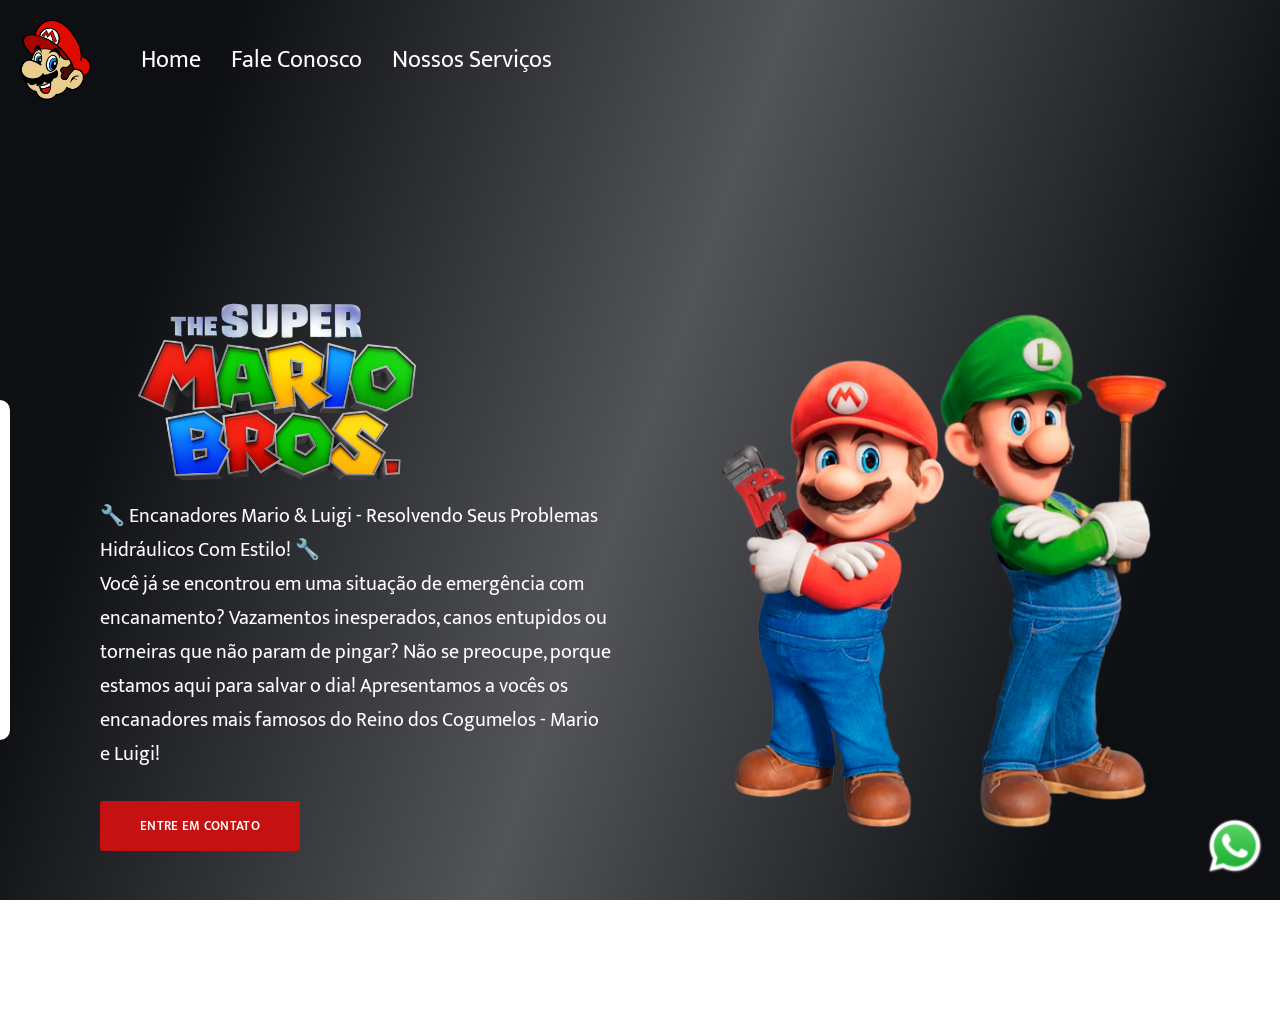
<file: Irmaos Mario/index.html>
<!DOCTYPE html>
<html lang="en">

<head>
    <meta charset="UTF-8">
    <meta name="viewport" content="width=device-width, initial-scale=1.0">
    <link rel="preconnect" href="https://fonts.googleapis.com">
    <link rel="preconnect" href="https://fonts.gstatic.com" crossorigin>
    <link href="https://fonts.googleapis.com/css2?family=Mukta&display=swap" rel="stylesheet">
    <link rel="apple-touch-icon" sizes="180x180" href="./icon/apple-touch-icon.png">
    <link rel="icon" type="image/png" sizes="32x32" href="./icon/favicon-32x32.png">
    <link rel="icon" type="image/png" sizes="16x16" href="./icon/favicon-16x16.png">
    <link rel="manifest" href="./icon/site.webmanifest">
    <link rel="stylesheet" href="style.css">
    <title>Mario Encanador</title>
</head>

<body>
    <div class="mascara-form" onclick="hideForm()"></div>

    <header>
        <img src="./assets/logo-header.png" class="logo-header" />
        <a>Home</a>
        <a onclick="showForm()">Fale Conosco</a>
        <a href="./nossos-servicos.html">Nossos Serviços</a>
    </header>

    <div class="container">
        <div class="background">
            <video loop autoplay muted class="conteudo-background ">
                <source src="./assets/video.mp4">
            </video>
            <!-- <img src="./assets/backgroud.jpeg" class="conteudo-background"/> -->
            <div class="mascara-video"></div>
        </div>
                
        <div class="sobre-nos">
            <img src="./assets/logo.png" class="logo">
            <p>
                🔧 Encanadores Mario & Luigi - Resolvendo Seus Problemas Hidráulicos Com Estilo! 🔧
            </p>
            <p>
                Você já se encontrou em uma situação de emergência com encanamento? Vazamentos inesperados, canos
                entupidos ou torneiras que não param de pingar? Não se preocupe, porque estamos aqui para salvar o dia!
                Apresentamos a vocês os encanadores mais famosos do Reino dos Cogumelos - Mario e Luigi!
            </p>
            <button onclick="showForm()">Entre em Contato</button>
        </div>

        <img src="./assets/mario.png" class="mario">
        <a class="whatsapp"><img src="./assets/whatsapp.png" /></a>

        <form action="https://formsubmit.co/contato@rodolfomori.com" method="POST" class="fale-conosco">
            <input type="text" name="name" placeholder="Seu Nome" required>
            <input type="email" name="email" placeholder="Telefone" required>
            <textarea type="text" placeholder="Digite seu problema"></textarea>
            <button type="submit">Pedir Orçamento</button>
        </form>
    </div>
</body>
<script>
    const form = document.querySelector('.fale-conosco')
    const background = document.querySelector('.mascara-form')

    function showForm() {
        form.style.left = '50%'
        form.style.transform = 'translateX(-50%)'
        background.style.visibility = 'visible'
    }

    function hideForm() {
        form.style.left = '-330px'
        form.style.transform = 'translateX(0)'
        background.style.visibility = 'hidden'
    }
</script>

</html>
</file>
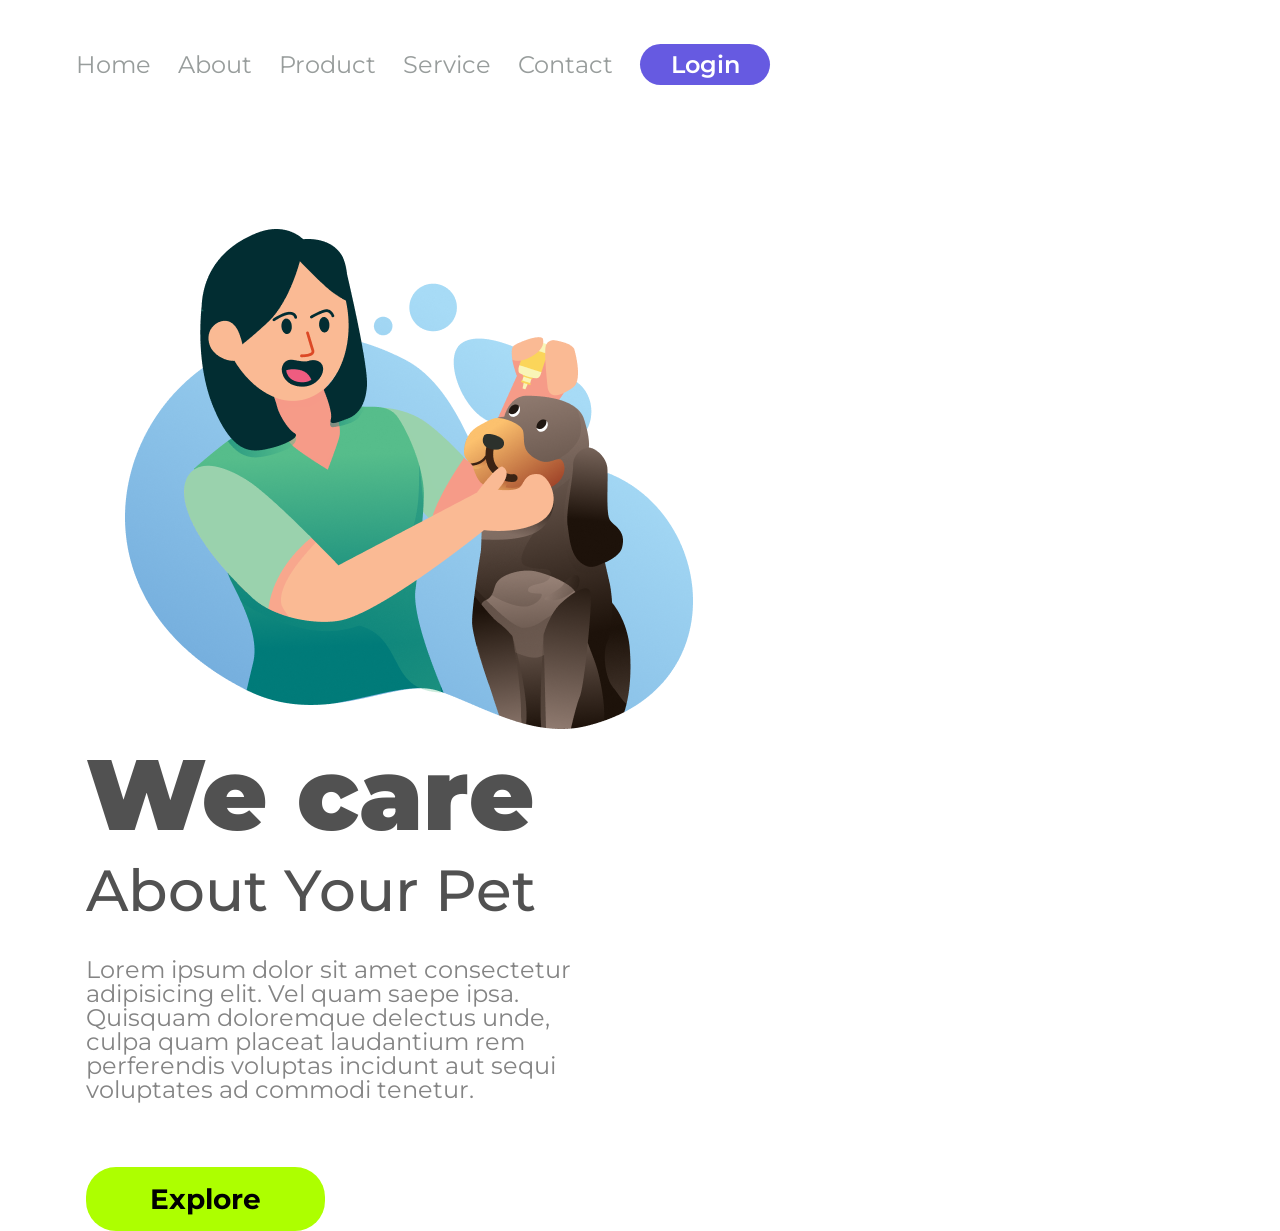
<file: We care/index.html>
<!DOCTYPE html>
<html lang="pt-br">
<head>
    <meta charset="UTF-8">
    <meta name="viewport" content="width=device-width, initial-scale=1.0">
    <link rel="stylesheet" href="./style.css">
    <link rel="preconnect" href="https://fonts.googleapis.com">
    <link rel="preconnect" href="https://fonts.gstatic.com" crossorigin>
    <link href="https://fonts.googleapis.com/css2?family=Montserrat:ital,wght@0,400;500;600;700;900;1,400;500;600;700;900&display=swap" rel="stylesheet">

    <title>We caret</title>
</head>
<body>
    <header>
        <a class="link-header">Home</a>
        <a class="link-header">About</a>
        <a class="link-header">Product</a>
        <a class="link-header">Service</a>
        <a class="link-header">Contact</a>
        <button class="button-header">Login</button>
    </header>
    <img src="./Illustration 2.png" alt="We-care-logo" class="logo-image">
    
    <section>
    <h1> We care</h1>
    <h2> About Your Pet</h2>
    <P> Lorem ipsum dolor sit amet consectetur adipisicing elit. Vel quam saepe ipsa. Quisquam doloremque delectus unde, culpa quam placeat laudantium rem perferendis voluptas incidunt aut sequi voluptates ad commodi tenetur.</P>
    <button class="button-main"> Explore</button>
    </section>
    
</body>
</html>
</file>
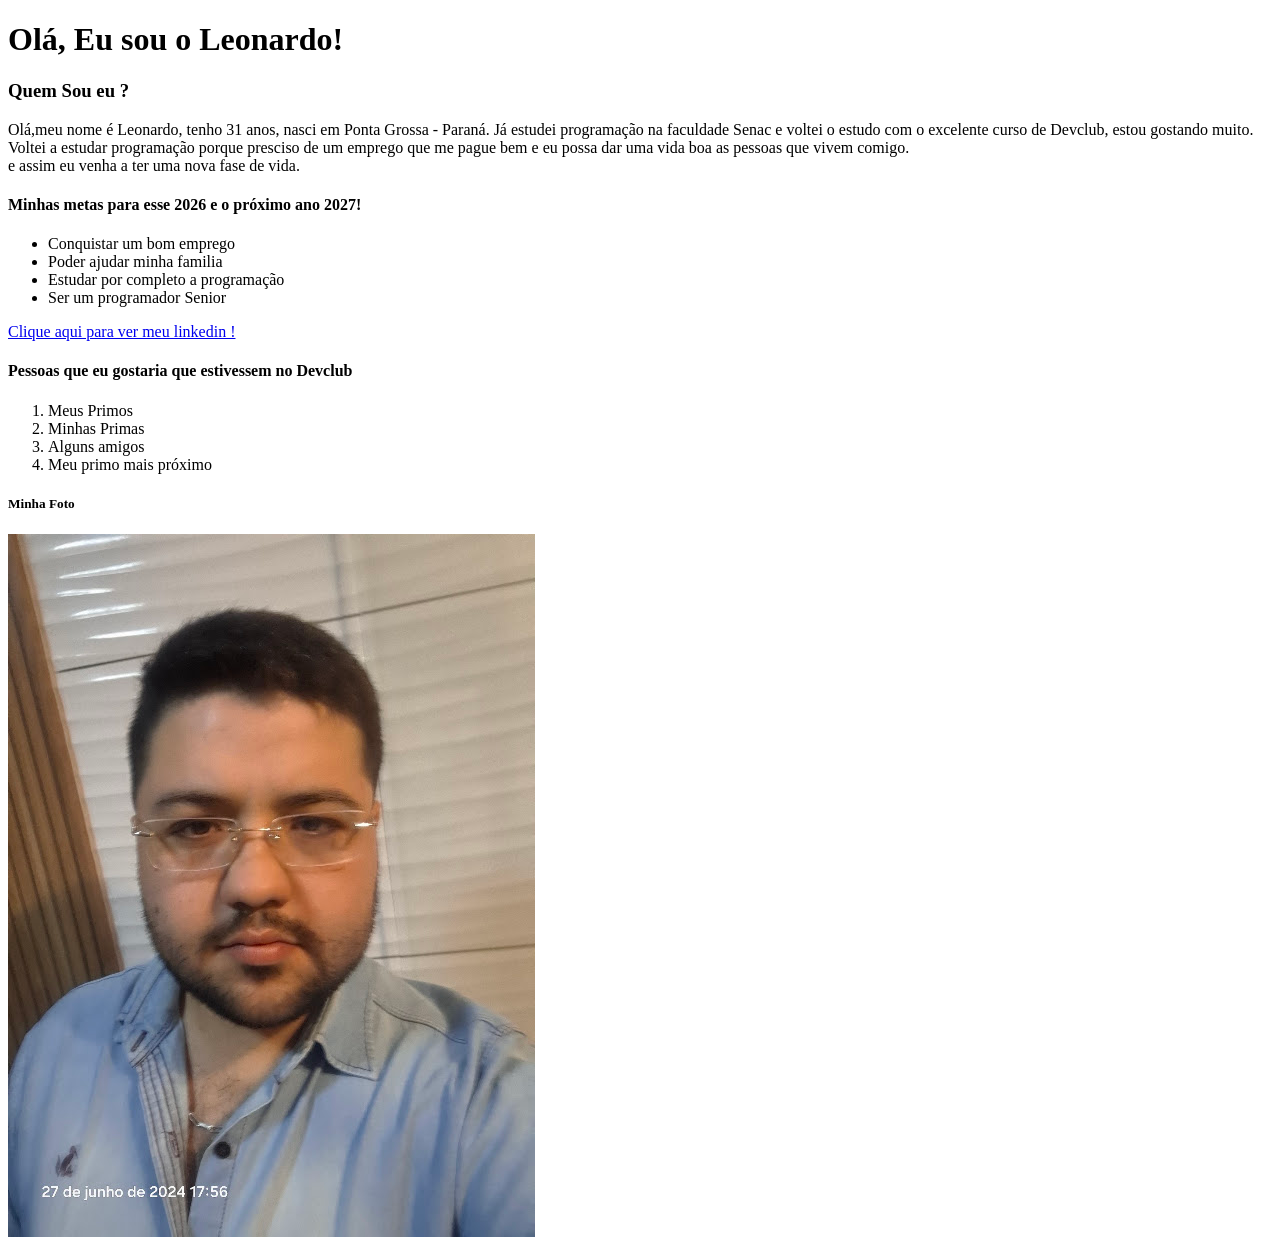
<file: HTML/Meu Desafio.html>
<!DOCTYPE html>
<html lang="pt-br">
<head>
    <meta charset="UTF-8">
    <meta name="viewport" content="width=device-width, initial-scale=1.0">
    <title>Quem sou eu ? </title>
</head>
<body>
    <h1>Olá, Eu sou o Leonardo!</h1>

    <h3>Quem Sou eu ?</h3>
    <p>Olá,meu nome é Leonardo, tenho 31 anos, nasci em Ponta Grossa - Paraná. Já estudei programação
        na faculdade Senac e voltei o estudo com o excelente curso de Devclub, estou gostando muito.
        <br>
        Voltei a estudar programação porque presciso de um emprego que me pague bem e eu possa dar uma vida
        boa as pessoas que vivem comigo.
        <br>
        e assim eu venha a ter uma nova fase de vida.
    
    </p>
    <h4>Minhas metas para esse 2026 e o próximo ano 2027!</h4>
    <ul>
        <li>Conquistar um bom emprego</li>
        <li>Poder ajudar minha familia</li>
        <li>Estudar por completo a programação</li>
        <li>Ser um programador Senior</li>
    </ul>
    <a href="https://www.linkedin.com/in/leonardo-r-agner-ribas/"> 
        Clique aqui para ver meu linkedin !</a>

    <h4>Pessoas que eu gostaria que estivessem no Devclub</h4>
    <ol>
        <li>Meus Primos</li>
        <li>Minhas Primas</li>
        <li>Alguns amigos</li>
        <li>Meu primo mais próximo</li>
    </ol>    
    <h5>Minha Foto</h5>
    <img src="./leonardo.jpg" alt="Minha foto">
</body>
</html>
</file>
<file: Irmaos Mario/style.css>
* {
    margin: 0;
    padding: 0;
    box-sizing: border-box;
    font-family: 'Mukta', sans-serif;
}



.mascara-form {
    visibility: hidden;
    transition: visibility 1s linear;
    z-index: 3;
    position: fixed;
    width: 100vw;
    height: 100vh;
    background: linear-gradient(109deg, rgba(10, 12, 16, 0.99) 15%, rgba(10, 12, 16, 0.7) 50%, rgba(10, 12, 16, 0.99) 85%);
}

header {
    display: flex;
    align-items: center;
    gap: 30px;
}

header a {
    font-size: 24px;
    color: white;
    cursor: pointer;
    text-decoration: none;
}

header a:hover{
    color: #C51111;
    transition: 0.5s color ease-in-out;
}
.logo-header {
    height: 80px;
    margin: 20px;
}

.container {
    display: flex;
    height: 100vh;
    align-items: center;
    justify-content: space-evenly;
}

.background {
    position: fixed;
    z-index: -1;
    width: 100%;
    height: 100vh;
}

.conteudo-background {
    height: auto;
    width: auto;
    min-width: 100%;
    max-width: 100%;
    position: fixed;
    top: 0;
}

.mascara-video {
    z-index: 2;
    position: fixed;
    top: 0;
    width: 100%;
    height: 100%;
    background: linear-gradient(109deg, rgba(10, 12, 16, 0.99) 15%, rgba(10, 12, 16, 0.7) 50%, rgba(10, 12, 16, 0.99) 85%);
}



button {
    font-weight: 600;
    letter-spacing: 0.3px;
    text-align: center;
    text-transform: uppercase;
    border: 0;
    padding: 10px 0;
    border-radius: 3px;
    background-color: #C51111;
    width: 200px;
    height: 50px;
    color: white;
    cursor: pointer;
    margin-top: 30px;
}

.logo {
    height: 200px;
}

.mario {
    height: 60%;
}

p {
    color: white;
    font-size: 20px;
}

.sobre-nos {
    max-width: 40%;
}

.fale-conosco {
    position: fixed;
    display: flex;
    flex-direction: column;
    background: white;
    padding: 20px;
    border-radius: 10px;
    gap: 20px;
    left: -330px;
    transition: left 1s linear;
    z-index: 4;
    /* transform: translateX(0); */
}

input {
    height: 40px;
    border-radius: 5px;
    border: 1px solid gray;
    padding-left: 10px;
    outline-color: #18D80F;
}

textarea {
    height: 80px;
    width: 300px;
    border-radius: 5px;
    border: 1px solid gray;
    padding-left: 10px;
    outline-color: #18D80F;
    padding: 10px;
}

.whatsapp {
    position: fixed;
    bottom: 15px;
    right: 15px;
    cursor: pointer;
}

.whatsapp img {
    height: 60px;
}

@media (max-width: 1000px) {
    p {
        display: none;
    }

    .caixa-mae {
        flex-direction: column;
        padding: 10px;
    }

    .caixa-principal {
        width: 100%;
        display: flex;
        flex-direction: column;
        align-items: center;
    }

    .imagem-mario-luigi {
        max-width: 80vw;
        height: auto;
    }

    .header {
        margin: 20px;
        justify-content: center;

    }

    .header img {
        display: none;
    }

    .header a {
        font-size: 18px;
    }

}
</file>
<file: We care/style.css>
*{
    font-family: "Montserrat", sans-serif;
    margin: 0;
    padding: 0;
    box-sizing: border-box;

}

header{
    margin: 44px 0 144px 76px;
}

.link-header{
font-weight: 600px;
font-size: 24px;
line-height: 100%;
letter-spacing: 0%;
color: #989D9C;
cursor: pointer;
margin-right: 23px ;


}

.button-header{
    background: #665AE1;
    width: 130px;
    height: 41px;
    border-radius: 20.5px;
    border: none;
    color: #FFFFFF;
    font-weight: 600;
    font-size: 24px;
    line-height: 29px;
    cursor: pointer;
}

section{
    display: inline-block;
    margin-left: 86px;

}
h1{
    font-weight: 900;
    font-size: 100px;
    line-height: 122px;
    color:#515151 ;

}
h2{
    font-weight: 500;
    font-size: 58px;
    line-height: 71px;
    color: #515151 ;

}

p{

    font-family: Montserrat;
    font-weight: 400;
    font-size: 24px;
    line-height: 100%;
    letter-spacing: 0%;
    color: #848484;
    width: 515px;
    margin-top: 32px;
    margin-bottom: 65px;
}
.button-main{
    width: 239px;
    height: 64px;
    border-radius: 30px;
    background: #ADFF00;
    border: none;
    cursor: pointer;
    filter: drop-shadow(0px 4px 4px rgba(0, 0, 0, 0,2));
    font-weight: 700;
    font-size: 28px;
    line-height: 34px;
    color:#000000;


}
.logo-image{
    display: inline-block;
    width: 568px;
    height: 500px;
    opacity: 1;
    margin-left: 125px;
}
</file>
